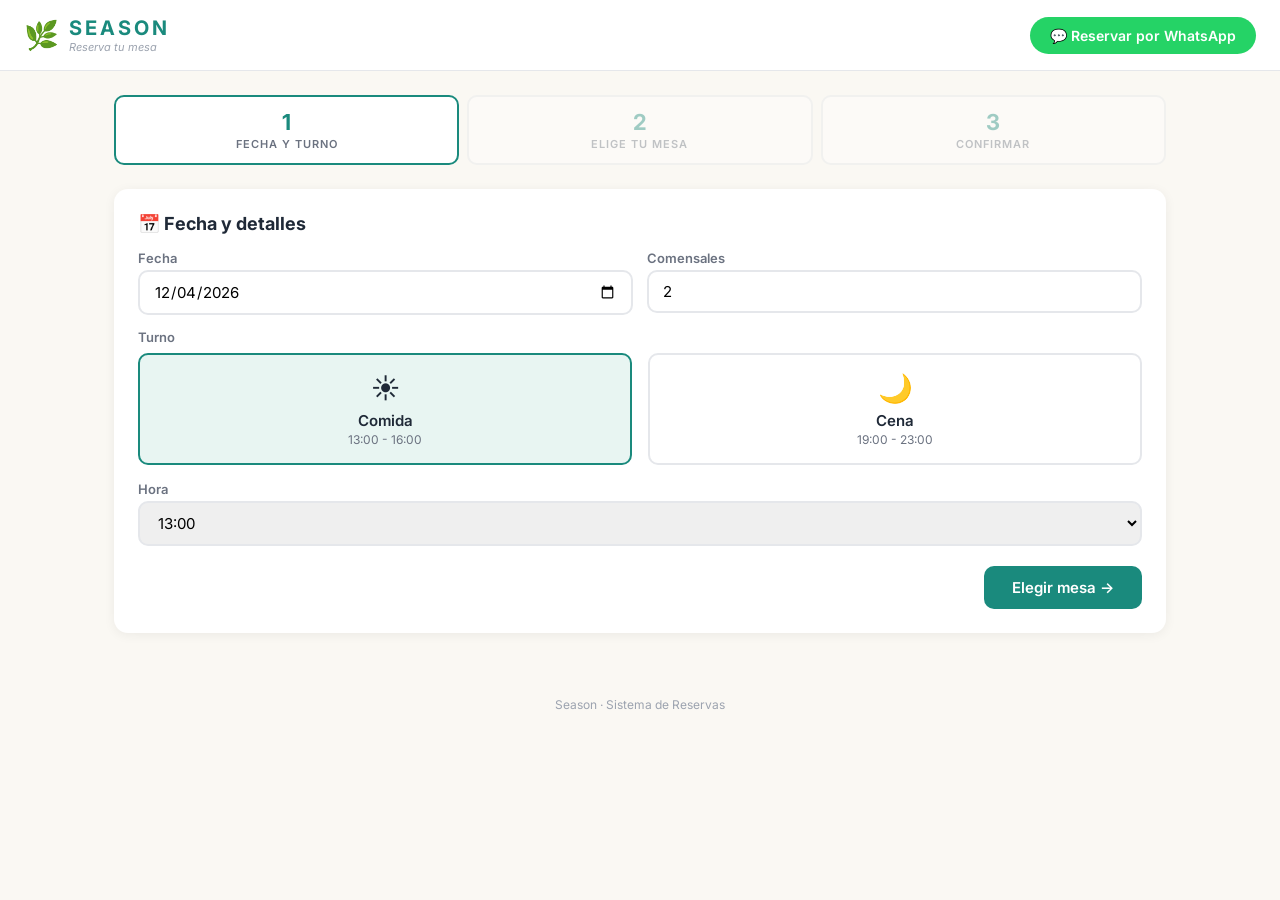
<file: templates/public_booking.html>
<!DOCTYPE html>
<html lang="es">
<head>
    <meta charset="UTF-8">
    <meta name="viewport" content="width=device-width, initial-scale=1.0">
    <title>Season · Reservar Mesa</title>
    <link href="https://fonts.googleapis.com/css2?family=Inter:wght@300;400;500;600;700&display=swap" rel="stylesheet">
    <style>
        :root {
            --teal: #1a8a7d; --teal-dark: #147068; --teal-light: #e8f5f2;
            --gold: #c5a55a; --gold-light: #f5f0e6; --cream: #faf8f3;
            --gray-100: #f3f4f6; --gray-200: #e5e7eb; --gray-300: #d1d5db;
            --gray-400: #9ca3af; --gray-500: #6b7280; --gray-700: #374151;
            --gray-800: #1f2937; --red: #ef4444; --green: #22c55e; --orange: #f59e0b;
        }
        * { margin: 0; padding: 0; box-sizing: border-box; }
        body { font-family: 'Inter', sans-serif; background: var(--cream); color: var(--gray-800); min-height: 100vh; }

        .pub-header {
            background: white; border-bottom: 1px solid var(--gray-200); padding: 16px 24px;
            display: flex; align-items: center; justify-content: space-between;
        }
        .pub-logo { display: flex; align-items: center; gap: 10px; }
        .pub-logo-icon { font-size: 28px; }
        .pub-logo-title { font-size: 20px; font-weight: 700; color: var(--teal); letter-spacing: 3px; }
        .pub-logo-sub { font-size: 11px; color: var(--gray-400); font-style: italic; }
        .wa-btn {
            display: flex; align-items: center; gap: 8px; background: #25D366; color: white;
            padding: 10px 20px; border-radius: 25px; text-decoration: none; font-weight: 600; font-size: 14px;
            transition: background 0.2s;
        }
        .wa-btn:hover { background: #1da851; }

        .pub-main { max-width: 1100px; margin: 0 auto; padding: 24px; }

        .booking-steps { display: flex; gap: 8px; margin-bottom: 24px; }
        .step {
            flex: 1; padding: 12px; background: white; border: 2px solid var(--gray-200);
            border-radius: 10px; text-align: center; opacity: 0.4; transition: all 0.3s;
        }
        .step.active { border-color: var(--teal); opacity: 1; }
        .step.done { border-color: var(--green); opacity: 0.7; background: #f0fdf4; }
        .step-num { font-size: 22px; font-weight: 700; color: var(--teal); }
        .step-label { font-size: 11px; color: var(--gray-500); font-weight: 600; letter-spacing: 1px; margin-top: 2px; }

        .booking-panel {
            background: white; border-radius: 14px; padding: 24px;
            box-shadow: 0 2px 12px rgba(0,0,0,0.06); margin-bottom: 20px;
        }
        .booking-panel h2 { font-size: 18px; margin-bottom: 16px; color: var(--gray-800); }

        /* Step 1: Date & Shift */
        .date-shift-grid { display: grid; grid-template-columns: 1fr 1fr; gap: 16px; }
        .ds-option {
            padding: 16px; border: 2px solid var(--gray-200); border-radius: 10px;
            cursor: pointer; text-align: center; transition: all 0.2s;
        }
        .ds-option:hover { border-color: var(--teal); }
        .ds-option.selected { border-color: var(--teal); background: var(--teal-light); }
        .ds-option-icon { font-size: 28px; margin-bottom: 6px; }
        .ds-option-label { font-weight: 600; font-size: 15px; }
        .ds-option-sub { font-size: 12px; color: var(--gray-500); margin-top: 2px; }

        .pub-form-row { display: flex; gap: 14px; margin-bottom: 14px; }
        .pub-form-group { flex: 1; }
        .pub-form-group label { display: block; font-size: 13px; font-weight: 600; color: var(--gray-500); margin-bottom: 4px; }
        .pub-input {
            width: 100%; padding: 10px 14px; border: 2px solid var(--gray-200); border-radius: 10px;
            font-size: 15px; font-family: inherit; transition: border-color 0.2s;
        }
        .pub-input:focus { outline: none; border-color: var(--teal); }

        /* Step 2: Floor Plan */
        .legend { display: flex; gap: 20px; margin-bottom: 16px; flex-wrap: wrap; }
        .legend-item { display: flex; align-items: center; gap: 6px; font-size: 13px; color: var(--gray-500); }
        .legend-dot { width: 14px; height: 14px; border-radius: 3px; }

        .floorplan-pub {
            border: 2px solid var(--gray-200); border-radius: 12px; padding: 16px;
            background: var(--gray-100); overflow: hidden;
            /* prevent page scroll fighting with table tap on mobile */
            touch-action: manipulation;
        }
        #pubFloorplan {
            width: 100%; height: auto; max-height: 500px;
            /* prevent iOS long-press callout and text selection while tapping */
            -webkit-user-select: none; user-select: none;
            touch-action: manipulation;
        }

        /* No scale transform — causes trembling on mobile SVG */
        .pub-table { cursor: pointer; }
        .pub-table.disabled { cursor: not-allowed; opacity: 0.5; }

        .pub-table-rect { rx: 1; transition: fill 0.15s, stroke 0.15s, stroke-width 0.15s; }
        .pub-table-rect.free     { fill: #d1fae5; stroke: #16a34a; stroke-width: 0.4; }
        .pub-table-rect.free:hover                { fill: #a7f3d0; stroke: #059669; stroke-width: 0.7; }
        .pub-table-rect.occupied { fill: #fee2e2; stroke: #ef4444; stroke-width: 0.4; }
        .pub-table-rect.selected { fill: #bfdbfe; stroke: #2563eb; stroke-width: 0.8; }
        .pub-table-rect.too-small{ fill: #fef3c7; stroke: #d97706; stroke-width: 0.3; }
        .pub-table-rect.too-small:hover           { fill: #fde68a; stroke: #b45309; stroke-width: 0.6; }

        .pub-table-num { font-size: 2.8px; font-weight: 700; text-anchor: middle; dominant-baseline: central; fill: #374151; }
        .pub-table-cap { font-size: 1.5px; text-anchor: middle; fill: #6b7280; }
        .pub-table-status { font-size: 1.3px; text-anchor: middle; font-weight: 600; }

        .selected-mesa-info {
            background: #dbeafe; border: 2px solid #3b82f6; border-radius: 10px;
            padding: 14px 20px; display: flex; align-items: center; justify-content: space-between; margin-top: 16px;
        }
        .selected-mesa-info .mesa-name { font-size: 18px; font-weight: 700; color: #1e40af; }
        .selected-mesa-info .mesa-detail { font-size: 13px; color: #3b82f6; }

        /* Step 3: Confirm */
        .summary-grid {
            display: grid; grid-template-columns: repeat(2, 1fr); gap: 12px; margin-bottom: 20px;
        }
        .summary-item {
            background: var(--gray-100); border-radius: 8px; padding: 12px;
        }
        .summary-label { font-size: 11px; color: var(--gray-400); font-weight: 600; letter-spacing: 1px; }
        .summary-value { font-size: 17px; font-weight: 700; color: var(--gray-800); margin-top: 4px; }

        .btn-pub {
            display: inline-flex; align-items: center; gap: 8px; padding: 12px 28px;
            border-radius: 10px; font-size: 15px; font-weight: 600; border: none;
            cursor: pointer; font-family: inherit; transition: all 0.2s;
        }
        .btn-pub-primary { background: var(--teal); color: white; }
        .btn-pub-primary:hover { background: var(--teal-dark); }
        .btn-pub-secondary { background: white; color: var(--gray-500); border: 2px solid var(--gray-200); }
        .btn-pub-secondary:hover { border-color: var(--gray-400); }
        .btn-pub:disabled { opacity: 0.4; cursor: not-allowed; }

        .pub-actions { display: flex; justify-content: space-between; margin-top: 20px; }

        /* Success */
        .success-card {
            text-align: center; padding: 40px 20px; background: #f0fdf4;
            border: 2px solid #86efac; border-radius: 14px;
        }
        .success-icon { font-size: 60px; margin-bottom: 16px; }
        .success-title { font-size: 24px; font-weight: 700; color: #16a34a; margin-bottom: 8px; }
        .success-detail { font-size: 14px; color: var(--gray-500); line-height: 1.6; }
        .success-id { font-size: 36px; font-weight: 700; color: var(--teal); margin: 12px 0; }

        .pub-footer { text-align: center; padding: 20px; font-size: 12px; color: var(--gray-400); }

        @media (max-width: 640px) {
            .booking-steps { flex-wrap: wrap; }
            .step { min-width: 80px; }
            .date-shift-grid { grid-template-columns: 1fr; }
            .pub-form-row { flex-direction: column; gap: 0; }
            .summary-grid { grid-template-columns: 1fr; }
            .pub-actions { flex-direction: column; gap: 10px; }
        }
    </style>
</head>
<body>
    <header class="pub-header">
        <div class="pub-logo">
            <span class="pub-logo-icon">&#127807;</span>
            <div>
                <div class="pub-logo-title">SEASON</div>
                <div class="pub-logo-sub">Reserva tu mesa</div>
            </div>
        </div>
        <a href="https://wa.me/{{ whatsapp_number }}?text=RESERVAR" target="_blank" class="wa-btn">
            &#128172; Reservar por WhatsApp
        </a>
    </header>

    <main class="pub-main">
        <!-- Progress Steps -->
        <div class="booking-steps">
            <div class="step active" id="step1indicator">
                <div class="step-num">1</div>
                <div class="step-label">FECHA Y TURNO</div>
            </div>
            <div class="step" id="step2indicator">
                <div class="step-num">2</div>
                <div class="step-label">ELIGE TU MESA</div>
            </div>
            <div class="step" id="step3indicator">
                <div class="step-num">3</div>
                <div class="step-label">CONFIRMAR</div>
            </div>
        </div>

        <!-- STEP 1: Date, Shift, Guests, Time -->
        <div class="booking-panel" id="panelStep1">
            <h2>&#128197; Fecha y detalles</h2>
            <div class="pub-form-row">
                <div class="pub-form-group">
                    <label>Fecha</label>
                    <input type="date" id="pubDate" class="pub-input">
                </div>
                <div class="pub-form-group">
                    <label>Comensales</label>
                    <input type="number" id="pubGuests" min="1" max="20" value="2" class="pub-input">
                </div>
            </div>
            <label style="font-size:13px; font-weight:600; color:var(--gray-500); margin-bottom:8px; display:block;">Turno</label>
            <div class="date-shift-grid" style="margin-bottom:16px;">
                <div class="ds-option selected" id="optComida" onclick="selectShift('comida')">
                    <div class="ds-option-icon">&#9728;&#65039;</div>
                    <div class="ds-option-label">Comida</div>
                    <div class="ds-option-sub">13:00 - 16:00</div>
                </div>
                <div class="ds-option" id="optCena" onclick="selectShift('cena')">
                    <div class="ds-option-icon">&#127769;</div>
                    <div class="ds-option-label">Cena</div>
                    <div class="ds-option-sub">19:00 - 23:00</div>
                </div>
            </div>
            <div class="pub-form-row">
                <div class="pub-form-group">
                    <label>Hora</label>
                    <select id="pubTime" class="pub-input"></select>
                </div>
            </div>
            <div class="pub-actions">
                <div></div>
                <button class="btn-pub btn-pub-primary" onclick="goToStep2()">Elegir mesa &#8594;</button>
            </div>
        </div>

        <!-- STEP 2: Floor Plan Selection -->
        <div class="booking-panel" id="panelStep2" style="display:none;">
            <h2>&#127869; Elige tu(s) mesa(s)</h2>
            <p style="font-size:13px; color:var(--gray-500); margin-bottom:12px;">
                Toca las mesas para seleccionarlas para <strong id="pubGuestsLabel">2</strong> personas.
                Puedes combinar varias mesas para grupos grandes.
            </p>
            <div class="legend">
                <div class="legend-item"><div class="legend-dot" style="background:#d1fae5; border:2px solid #16a34a;"></div> Disponible</div>
                <div class="legend-item"><div class="legend-dot" style="background:#fee2e2; border:2px solid #ef4444;"></div> Ocupada</div>
                <div class="legend-item"><div class="legend-dot" style="background:#dbeafe; border:2px solid #2563eb;"></div> Seleccionada</div>
            </div>
            <div class="floorplan-pub">
                <svg id="pubFloorplan" viewBox="0 0 100 100" preserveAspectRatio="xMidYMid meet">
                    <rect x="1" y="1" width="98" height="28" rx="1.5" fill="#f0f7f5" stroke="#1a8a7d" stroke-width="0.3" stroke-dasharray="1,0.5"/>
                    <text x="82" y="4" style="font-size:2px; font-weight:700; fill:#6b7280;">ZONA EXTERIOR</text>
                    <rect x="1" y="30" width="52" height="69" rx="1.5" fill="#ffffff" stroke="#d0d0d0" stroke-width="0.3"/>
                    <text x="5" y="33" style="font-size:2px; font-weight:700; fill:#6b7280;">SAL&Oacute;N PRINCIPAL</text>
                    <rect x="54" y="30" width="35" height="54" rx="1.5" fill="#faf8f3" stroke="#d0d0d0" stroke-width="0.3"/>
                    <text x="58" y="33" style="font-size:2px; font-weight:700; fill:#6b7280;">SAL&Oacute;N INTERIOR</text>
                    <rect x="90" y="60" width="9" height="30" rx="1" fill="#f5f0e6" stroke="#c5b896" stroke-width="0.3"/>
                    <text x="92.5" y="76" style="font-size:3px; fill:#c5a55a; font-weight:700; text-anchor:middle;">CAVA</text>
                </svg>
            </div>
            <div id="selectedMesaInfo" style="display:none;" class="selected-mesa-info">
                <div style="flex:1;">
                    <div class="mesa-name" id="selectedMesaName">Mesa 1</div>
                    <div class="mesa-detail" id="selectedMesaDetail">4 personas</div>
                    <div id="capBanner" style="font-size:12px; margin-top:4px;"></div>
                </div>
                <button class="btn-pub btn-pub-secondary" onclick="clearSelection()" style="padding:8px 16px;">Quitar todas</button>
            </div>
            <div class="pub-actions">
                <button class="btn-pub btn-pub-secondary" onclick="goToStep1()">&#8592; Atr&aacute;s</button>
                <button class="btn-pub btn-pub-primary" id="btnToStep3" disabled onclick="goToStep3()">Continuar &#8594;</button>
            </div>
        </div>

        <!-- STEP 3: Contact Info & Confirm -->
        <div class="booking-panel" id="panelStep3" style="display:none;">
            <h2>&#9989; Confirmar reserva</h2>
            <div class="summary-grid" id="bookingSummary"></div>
            <div class="pub-form-row">
                <div class="pub-form-group">
                    <label>Tu nombre *</label>
                    <input type="text" id="pubName" class="pub-input" required placeholder="Nombre completo">
                </div>
                <div class="pub-form-group">
                    <label>Tel&eacute;fono *</label>
                    <input type="tel" id="pubPhone" class="pub-input" required placeholder="+34 612 345 678">
                </div>
            </div>
            <div class="pub-form-group">
                <label>Email (opcional)</label>
                <input type="email" id="pubEmail" class="pub-input" placeholder="tu@email.com">
            </div>
            <div class="pub-form-group">
                <label>Notas (alergias, celebraciones...)</label>
                <textarea id="pubNotes" class="pub-input" rows="2" placeholder="Opcional"></textarea>
            </div>
            <div class="pub-actions">
                <button class="btn-pub btn-pub-secondary" onclick="goToStep2()">&#8592; Atr&aacute;s</button>
                <button class="btn-pub btn-pub-primary" onclick="confirmBooking()" id="btnConfirm">Confirmar Reserva &#10003;</button>
            </div>
        </div>

        <!-- SUCCESS -->
        <div class="booking-panel" id="panelSuccess" style="display:none;">
            <div class="success-card">
                <div class="success-icon">&#127881;</div>
                <div class="success-title">Reserva Confirmada!</div>
                <div class="success-id" id="successId">#1</div>
                <div class="success-detail" id="successDetail"></div>
                <div style="margin-top:20px;">
                    <button class="btn-pub btn-pub-primary" onclick="resetBooking()">Hacer otra reserva</button>
                </div>
            </div>
        </div>
    </main>

    <footer class="pub-footer">
        Season &middot; Sistema de Reservas
    </footer>

<script>
const API = '';
const TABLE_DEFS = [
    {n:50,cap:2,zone:'ext',x:33,y:10,w:7,h:5},{n:52,cap:2,zone:'ext',x:43,y:10,w:7,h:5},
    {n:54,cap:2,zone:'ext',x:53,y:10,w:7,h:5},{n:56,cap:2,zone:'ext',x:63,y:10,w:7,h:5},
    {n:58,cap:2,zone:'ext',x:76,y:14,w:5,h:7},{n:62,cap:4,zone:'ext',x:38,y:19,w:8,h:6},
    {n:60,cap:4,zone:'ext',x:53,y:19,w:8,h:6},{n:70,cap:2,zone:'ext',x:14,y:14,w:7,h:5},
    {n:1,cap:4,zone:'sp',x:7,y:37,w:8,h:7},{n:2,cap:2,zone:'sp',x:20,y:37,w:7,h:6},
    {n:3,cap:6,zone:'sp',x:32,y:37,w:10,h:7},{n:6,cap:4,zone:'sp',x:7,y:49,w:8,h:7},
    {n:4,cap:4,zone:'sp',x:22,y:49,w:8,h:7},{n:7,cap:4,zone:'sp',x:5,y:60,w:8,h:7},
    {n:8,cap:4,zone:'sp',x:17,y:60,w:8,h:7},{n:9,cap:2,zone:'sp',x:29,y:60,w:7,h:6},
    {n:10,cap:2,zone:'sp',x:39,y:60,w:7,h:6},{n:14,cap:4,zone:'sp',x:5,y:71,w:8,h:7},
    {n:12,cap:4,zone:'sp',x:19,y:71,w:8,h:7},{n:11,cap:2,zone:'sp',x:33,y:71,w:7,h:6},
    {n:15,cap:4,zone:'sp',x:7,y:81,w:8,h:7},{n:16,cap:4,zone:'sp',x:20,y:81,w:8,h:7},
    {n:17,cap:4,zone:'sp',x:33,y:81,w:8,h:7},{n:22,cap:4,zone:'sp',x:5,y:91,w:8,h:7},
    {n:20,cap:4,zone:'sp',x:18,y:91,w:8,h:7},{n:19,cap:2,zone:'sp',x:31,y:91,w:7,h:6},
    {n:18,cap:6,zone:'sp',x:42,y:91,w:10,h:7},{n:30,cap:4,zone:'si',x:58,y:37,w:8,h:7},
    {n:82,cap:4,zone:'si',x:72,y:37,w:8,h:7},{n:34,cap:4,zone:'si',x:62,y:50,w:8,h:7},
    {n:36,cap:4,zone:'si',x:65,y:65,w:8,h:7},{n:40,cap:8,zone:'si',x:66,y:82,w:16,h:7},
];
const ZONES = {ext:'Exterior', sp:'Sal. Principal', si:'Sal. Interior'};

let pubShift = 'comida';
let pubTableStatus = {};
let selectedTableIds = [];   // array of table DB ids
let selectedTableDefs = [];  // array of TABLE_DEFS entries

// Init
document.addEventListener('DOMContentLoaded', () => {
    const d = new Date();
    document.getElementById('pubDate').value = d.getFullYear()+'-'+String(d.getMonth()+1).padStart(2,'0')+'-'+String(d.getDate()).padStart(2,'0');
    document.getElementById('pubDate').min = document.getElementById('pubDate').value;
    updateTimeOptions();
});

function selectShift(s) {
    pubShift = s;
    document.getElementById('optComida').classList.toggle('selected', s==='comida');
    document.getElementById('optCena').classList.toggle('selected', s==='cena');
    updateTimeOptions();
}

function updateTimeOptions() {
    const sel = document.getElementById('pubTime');
    sel.innerHTML = '';
    const times = pubShift === 'comida'
        ? ['13:00','13:15','13:30','13:45','14:00','14:15','14:30','14:45','15:00']
        : ['19:00','19:15','19:30','19:45','20:00','20:15','20:30','20:45','21:00','21:15','21:30','21:45','22:00'];
    times.forEach(t => { const o = document.createElement('option'); o.value=t; o.textContent=t; sel.appendChild(o); });
}

// Steps
function goToStep1() { showStep(1); }

async function goToStep2() {
    const dt = document.getElementById('pubDate').value;
    const guests = parseInt(document.getElementById('pubGuests').value);
    if (!dt || !guests) { alert('Completa fecha y comensales'); return; }

    document.getElementById('pubGuestsLabel').textContent = guests;
    showStep(2);
    await loadPublicFloorplan();
}

function goToStep3() {
    if (selectedTableIds.length === 0) { alert('Selecciona al menos una mesa'); return; }
    const guests = parseInt(document.getElementById('pubGuests').value) || 2;
    const totalCap = selectedTableDefs.reduce((s, d) => s + d.cap, 0);
    const maxWithExtra = totalCap + 2 * selectedTableIds.length;
    if (maxWithExtra < guests) {
        alert(`Capacidad insuficiente: ${totalCap} plazas (máx. ${maxWithExtra} con sillas extra) para ${guests} comensales. Añade más mesas.`);
        return;
    }
    showStep(3);
    renderSummary();
}

function showStep(n) {
    document.getElementById('panelStep1').style.display = n===1 ? '' : 'none';
    document.getElementById('panelStep2').style.display = n===2 ? '' : 'none';
    document.getElementById('panelStep3').style.display = n===3 ? '' : 'none';
    document.getElementById('panelSuccess').style.display = 'none';
    for (let i=1; i<=3; i++) {
        const el = document.getElementById('step'+i+'indicator');
        el.classList.remove('active','done');
        if (i < n) el.classList.add('done');
        if (i === n) el.classList.add('active');
    }
}

// Floor Plan
async function loadPublicFloorplan() {
    const dt = document.getElementById('pubDate').value;
    const res = await fetch(`${API}/api/tables/status?date=${dt}&shift=${pubShift}`);
    const data = await res.json();
    pubTableStatus = {};
    data.forEach(t => { pubTableStatus[t.number] = t; });
    renderPublicFloorplan();
}

function renderPublicFloorplan() {
    const svg = document.getElementById('pubFloorplan');
    svg.querySelectorAll('.pub-table').forEach(g => g.remove());
    const guests = parseInt(document.getElementById('pubGuests').value) || 2;

    TABLE_DEFS.forEach(def => {
        const td = pubTableStatus[def.n] || {};
        const occupied = td.status && td.status !== 'free';
        const isSelected = selectedTableIds.includes(td.id);

        const g = document.createElementNS('http://www.w3.org/2000/svg','g');
        g.classList.add('pub-table');
        if (occupied) g.classList.add('disabled');

        const rect = document.createElementNS('http://www.w3.org/2000/svg','rect');
        rect.setAttribute('x', def.x); rect.setAttribute('y', def.y);
        rect.setAttribute('width', def.w); rect.setAttribute('height', def.h);
        rect.classList.add('pub-table-rect');
        if (isSelected) rect.classList.add('selected');
        else if (occupied) rect.classList.add('occupied');
        else rect.classList.add('free');
        g.appendChild(rect);

        const cx = def.x + def.w/2;
        const cy = def.y + def.h/2;

        const num = document.createElementNS('http://www.w3.org/2000/svg','text');
        num.setAttribute('x', cx); num.setAttribute('y', cy - 0.5);
        num.classList.add('pub-table-num'); num.textContent = def.n;
        g.appendChild(num);

        const cap = document.createElementNS('http://www.w3.org/2000/svg','text');
        cap.setAttribute('x', cx); cap.setAttribute('y', cy + 2);
        cap.classList.add('pub-table-cap'); cap.textContent = def.cap + 'p';
        g.appendChild(cap);

        const statusText = document.createElementNS('http://www.w3.org/2000/svg','text');
        statusText.setAttribute('x', cx); statusText.setAttribute('y', def.y + def.h + 2.5);
        statusText.classList.add('pub-table-status');
        if (isSelected) { statusText.textContent = '✓'; statusText.style.fill = '#2563eb'; }
        else if (occupied) { statusText.textContent = 'OCUPADA'; statusText.style.fill = '#ef4444'; }
        g.appendChild(statusText);

        // Chairs
        getChairPos(def).forEach(([px,py]) => {
            const c = document.createElementNS('http://www.w3.org/2000/svg','circle');
            c.setAttribute('cx',px); c.setAttribute('cy',py); c.setAttribute('r', 0.7);
            c.style.fill = isSelected ? '#3b82f6' : occupied ? '#fca5a5' : '#86efac';
            c.style.opacity = '0.6';
            g.appendChild(c);
        });

        if (!occupied) {
            g.addEventListener('click', () => toggleTable(td.id, def));
        }

        svg.appendChild(g);
    });
}

function getChairPos(def) {
    const {x,y,w,h,cap}=def, p=1.4, pos=[];
    if(cap===2){if(w>=h){pos.push([x+w*.35,y-p],[x+w*.65,y+h+p]);}else{pos.push([x-p,y+h*.5],[x+w+p,y+h*.5]);}}
    else if(cap===4){pos.push([x+w*.35,y-p],[x+w*.65,y-p],[x+w*.35,y+h+p],[x+w*.65,y+h+p]);}
    else if(cap===6){pos.push([x+w*.25,y-p],[x+w*.5,y-p],[x+w*.75,y-p],[x+w*.25,y+h+p],[x+w*.5,y+h+p],[x+w*.75,y+h+p]);}
    else if(cap===8){pos.push([x+w*.2,y-p],[x+w*.4,y-p],[x+w*.6,y-p],[x+w*.8,y-p],[x+w*.2,y+h+p],[x+w*.4,y+h+p],[x+w*.6,y+h+p],[x+w*.8,y+h+p]);}
    return pos;
}

function toggleTable(tableId, def) {
    if (!tableId) return;
    const idx = selectedTableIds.indexOf(tableId);
    if (idx >= 0) {
        selectedTableIds.splice(idx, 1);
        selectedTableDefs.splice(selectedTableDefs.findIndex(d => d.n === def.n), 1);
    } else {
        selectedTableIds.push(tableId);
        selectedTableDefs.push(def);
    }
    updateSelectionUI();
    renderPublicFloorplan();
}

function updateSelectionUI() {
    const guests = parseInt(document.getElementById('pubGuests').value) || 2;
    const info = document.getElementById('selectedMesaInfo');
    const btn = document.getElementById('btnToStep3');

    if (selectedTableIds.length === 0) {
        info.style.display = 'none';
        btn.disabled = true;
        return;
    }

    info.style.display = 'flex';
    const totalCap = selectedTableDefs.reduce((s, d) => s + d.cap, 0);
    const maxWithExtra = totalCap + 2 * selectedTableIds.length;
    const names = selectedTableDefs.map(d => 'Mesa ' + d.n).join(' + ');
    const zones = [...new Set(selectedTableDefs.map(d => ZONES[d.zone]))].join(', ');

    document.getElementById('selectedMesaName').textContent = names;
    document.getElementById('selectedMesaDetail').textContent = zones + ' · ' + totalCap + 'p (máx. ' + maxWithExtra + 'p con sillas extra)';

    const banner = document.getElementById('capBanner');
    if (maxWithExtra >= guests) {
        banner.style.color = '#16a34a';
        banner.textContent = '✓ Capacidad suficiente para ' + guests + ' personas';
        btn.disabled = false;
    } else {
        banner.style.color = '#d97706';
        banner.textContent = '⚠ Faltan plazas · Añade más mesas (' + maxWithExtra + '/' + guests + ')';
        btn.disabled = true;
    }
}

function clearSelection() {
    selectedTableIds = []; selectedTableDefs = [];
    document.getElementById('selectedMesaInfo').style.display = 'none';
    document.getElementById('btnToStep3').disabled = true;
    renderPublicFloorplan();
}

function renderSummary() {
    const dt = document.getElementById('pubDate').value;
    const dateObj = new Date(dt+'T12:00:00');
    const formatted = dateObj.toLocaleDateString('es-ES',{weekday:'long',day:'numeric',month:'long',year:'numeric'});
    const html = `
        <div class="summary-item"><div class="summary-label">FECHA</div><div class="summary-value">${formatted}</div></div>
        <div class="summary-item"><div class="summary-label">TURNO</div><div class="summary-value">${pubShift==='comida'?'☀️ Comida':'🌙 Cena'}</div></div>
        <div class="summary-item"><div class="summary-label">HORA</div><div class="summary-value">${document.getElementById('pubTime').value}</div></div>
        <div class="summary-item"><div class="summary-label">COMENSALES</div><div class="summary-value">${document.getElementById('pubGuests').value} personas</div></div>
        <div class="summary-item" style="grid-column:1/-1;background:#dbeafe;">
            <div class="summary-label" style="color:#3b82f6;">TU${selectedTableDefs.length > 1 ? 'S MESAS' : ' MESA'}</div>
            <div class="summary-value" style="color:#1e40af;">${selectedTableDefs.map(d => 'Mesa ' + d.n + ' (' + ZONES[d.zone] + ')').join(' + ')}</div>
        </div>
    `;
    document.getElementById('bookingSummary').innerHTML = html;
}

async function confirmBooking() {
    const name = document.getElementById('pubName').value.trim();
    const phone = document.getElementById('pubPhone').value.trim();
    if (!name || !phone) { alert('Completa nombre y teléfono'); return; }

    document.getElementById('btnConfirm').disabled = true;
    document.getElementById('btnConfirm').textContent = 'Reservando...';

    const data = {
        client_name: name,
        client_phone: phone,
        email: document.getElementById('pubEmail').value.trim(),
        date: document.getElementById('pubDate').value,
        shift: pubShift,
        time: document.getElementById('pubTime').value,
        guests: parseInt(document.getElementById('pubGuests').value),
        table_ids: selectedTableIds,
        source: 'web',
        notes: document.getElementById('pubNotes').value.trim(),
    };

    try {
        const res = await fetch(`${API}/api/reservations`, {
            method: 'POST',
            headers: {'Content-Type':'application/json'},
            body: JSON.stringify(data),
        });
        const result = await res.json();

        document.getElementById('successId').textContent = '#' + result.id;
        const dateObj = new Date(data.date+'T12:00:00');
        document.getElementById('successDetail').innerHTML =
            `<strong>${name}</strong><br>` +
            `${dateObj.toLocaleDateString('es-ES',{weekday:'long',day:'numeric',month:'long'})} a las ${data.time}<br>` +
            `${data.guests} personas &middot; ${selectedTableDefs.map(d => 'Mesa ' + d.n).join(' + ')}`;

        document.getElementById('panelStep3').style.display = 'none';
        document.getElementById('panelSuccess').style.display = '';
        for (let i=1;i<=3;i++) document.getElementById('step'+i+'indicator').classList.add('done');
    } catch(e) {
        alert('Error al crear la reserva. Inténtalo de nuevo.');
    } finally {
        document.getElementById('btnConfirm').disabled = false;
        document.getElementById('btnConfirm').textContent = 'Confirmar Reserva ✓';
    }
}

function resetBooking() {
    selectedTableIds = []; selectedTableDefs = [];
    document.getElementById('pubName').value = '';
    document.getElementById('pubPhone').value = '';
    document.getElementById('pubEmail').value = '';
    document.getElementById('pubNotes').value = '';
    document.getElementById('selectedMesaInfo').style.display = 'none';
    document.getElementById('btnToStep3').disabled = true;
    showStep(1);
}
</script>
</body>
</html>
</file>
